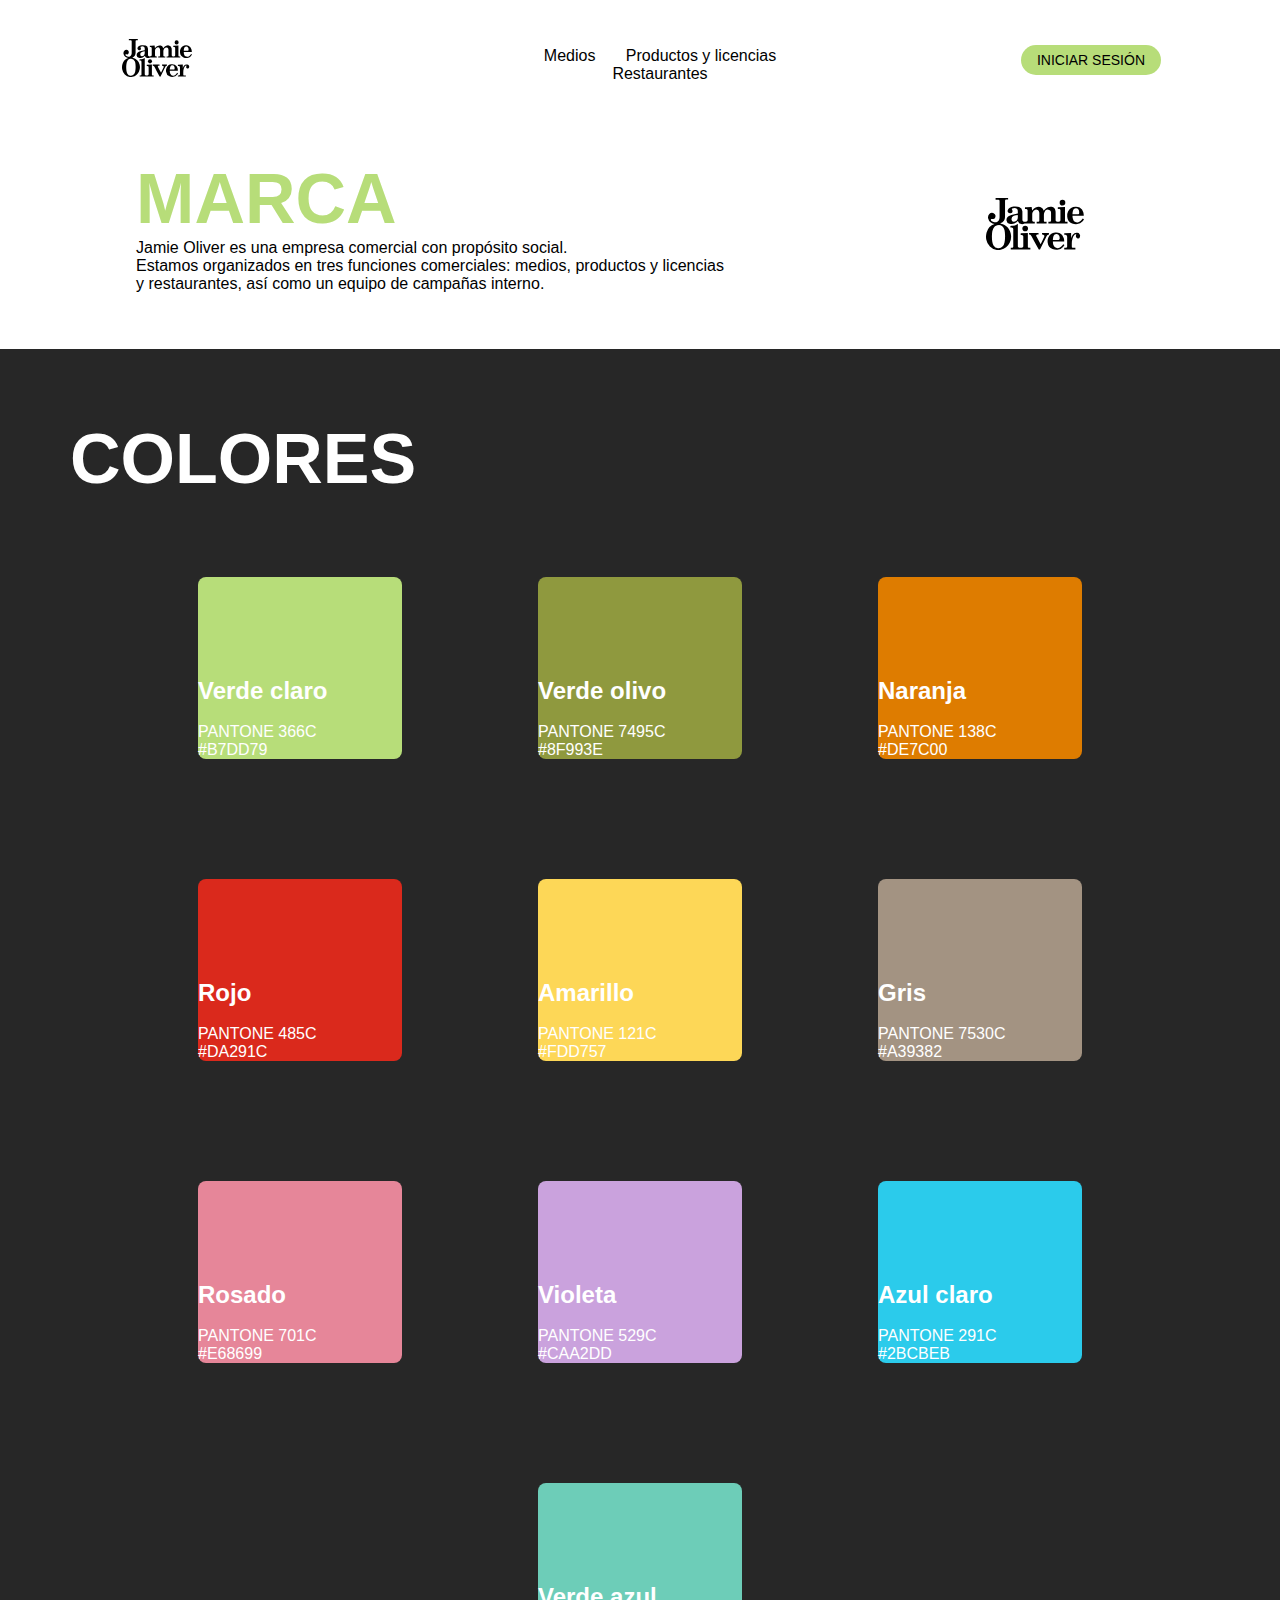
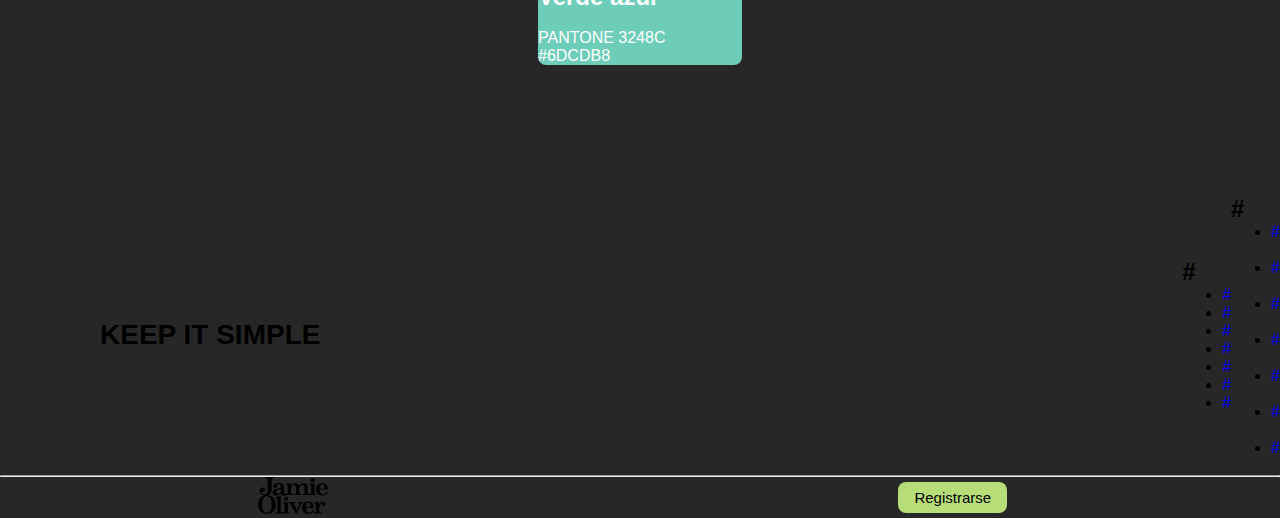
<file: index.html>
<!DOCTYPE html>
<html lang="en">
<head>
    <meta charset="UTF-8">
    <meta http-equiv="X-UA-Compatible" content="IE=edge">
    <meta name="viewport" content="width=device-width, initial-scale=1.0">
    <title>Jamie Oliver</title>
    <link rel="stylesheet" href="css/style.css">
    <link rel="preconnect" href="https://fonts.googleapis.com">
    <link rel="preconnect" href="https://fonts.googleapis.com">
    <link rel="preconnect" href="https://fonts.gstatic.com" crossorigin>
    <link href="https://fonts.googleapis.com/css2?family=
    Montserrat+Alternates:ital,wght@0,200;0,900;1,500&family=
    Raleway:wght@200;900&display=swap" rel="stylesheet">
</head>
<body>

<header>
    <section class="menu_principal">
        <article class="item b20"> 
            <div class="logo">
            <a href="#"><img src="assets/jamie-oliver.svg" alt="jamie-oliver" ></a>
            </div>
            </article>



        <article class="item b60">
            <nav class="menu">
                <ul>
                   <li> <a href="#"> Medios</a></li>
                   <li> <a href="#"> Productos y licencias</a></li>
                   <li> <a href="#"> Restaurantes</a></li>
        </article>

        <article class="item b20">
        <nav class="registro">
            <ul>
                <li><a href="#"> INICIAR SESIÓN </a></li>
            </ul>
        </nav>
        </article>
        </section>


        <section class="contenedor marca">  
         <div class="contenedor_marca">
             <article class="marca">
                    <h1>MARCA</h1>
                    <p>Jamie Oliver es una empresa comercial con propósito social.<br>

                        Estamos organizados en tres funciones comerciales: medios, productos y licencias<br>
                        y restaurantes, así como un equipo de campañas interno.</p> 
    
                </article>
                <div class="imagenes">
                <a href="#"><img src="assets/jamie-oliver.svg" alt="Logo Jamie Oliver" ></a>  
                </div>
            </div>
        </section>

        <section class="contenedor_colores">
            <div class="contenedor_colores">
                <article class="COLORES">
            <h1>COLORES</h1>
            <br>
            <article class="contenedor_colores-1"> 
                            <div class="container justify-content-1">
                                    <article class="item b1"><h2>Verde claro </h2> <br> PANTONE 366C <br> #B7DD79</article>
                                    <article class="item b2"><h2>Verde olivo </h2> <br> PANTONE 7495C <br> #8F993E</article>
                                    <article class="item b3"><h2>Naranja </h2> <br> PANTONE 138C <br> #DE7C00</article>
                            </div>
            </article>

            <article class="contenedor_colores-2">
                            <div class="container justify-content-2">
                                    <article class="item b4"><h2>Rojo </h2> <br> PANTONE 485C <br> #DA291C</article>
                                    <article class="item b5"><h2>Amarillo </h2> <br> PANTONE 121C <br> #FDD757</article>
                                    <article class="item b6"><h2>Gris </h2> <br> PANTONE 7530C <br> #A39382</article>
                            </div>
            </article>

            <article class="contenedor_colores-3">
                            <div class="container justify-content-3">
                                <article class="item b7"><h2>Rosado </h2> <br> PANTONE 701C <br> #E68699</article>
                                <article class="item b8"><h2>Violeta</h2> <br> PANTONE 529C <br> #CAA2DD</article>
                                <article class="item b9"><h2>Azul claro </h2> <br> PANTONE 291C <br> #2BCBEB</article>
                            </div>
            </article>

            <article class="contenedor_colores-4">
                <div class="container justify-content-4">
                    <article class="item b10"><h2>Verde azul </h2> <br> PANTONE 3248C <br> #6DCDB8</article>
                </div>
            </article>
</section>
<section class="pie_pagina">
    <article class="redes">
        <h1>KEEP IT SIMPLE</h1>
    </article>
 
    <article class="uno">
        <nav class="uno1">
            <h2>#</h2>
            <ul>
               <li> <a href="#"> #</a></li>
               <li> <a href="#"> #</a></li>   
               <li> <a href="#"> #</a></li>
               <li> <a href="#"> #</a></li> 
               <li> <a href="#"> #</a></li> 
               <li> <a href="#"> #</a></li>  
               <li> <a href="#"> #</a></li>   
            </ul>
        </nav>
    </article>

    <article class="uno">
        <nav class="dos2">
            <h2>#</h2>
            <ul>
               <li> <a href="#"> #</a></li><br>
               <li> <a href="#"> #</a></li><br>
               <li> <a href="#"> #</a></li><br>   
               <li> <a href="#"> #</a></li><br>
               <li> <a href="#"> #</a></li><br>
               <li> <a href="#"> #</a></li><br>
               <li> <a href="#"> #</a></li><br>
            </ul>
        </nav>
    </article>

</section> 

<hr>
    <footer class="pie_pagina">
        <article class="item b25"> 
            <div class="logo">
            <a href="#"><img src="assets/jamie-oliver.svg" alt="Jamie Oliver" ></a>
            </div>
            </article>

        <article class="item b70">
        <nav class="boton">
            <ul>
                <li><a href="#"> Registrarse </a></li>
            </ul>
        </nav>
        </article>
    </footer>

</body>
</html>
</file>
<file: css/style.css>
* {
    box-sizing: border-box; 
    font-family: 'Rubik', sans-serif;
    text-decoration: none; 
    margin: auto; 
}
    
/*menu_principal*/
.menu_principal {
    display: flex;
    }

header .menu_principal {
    margin-top: 17px;
    }

/*Logo*/
.menu_principal .b20{
    flex-basis: 25%;
    background-color: #ffffff;
}

.img {
    width: 20%;
    height: auto;
    }


header .logo {
    border: 10px ;
    width: 70px;
    margin: auto;
    }


/*menu*/
.menu .b60{
    flex-basis: 50%;
    background-color: #ffffff;
}

header .menu { 
    font-weight: 410;
    text-align: center;
    margin-left: 100px;
    margin-right: 100px;
    margin-top: 10px;
    border: 1px;
    padding: 20px;

}

header .menu ul li a {
    color: rgb(0, 0, 0);
    padding: 8px;
}
    
header .menu ul li a:hover {
   color: rgb(0, 0, 0);
    text-decoration-line: underline;    
}

      
header .menu ul li {
    display: inline;
    padding: 5px;
}

/*Registro*/                      
.menu .b20{
    flex-basis: 20%;
    background-color: rgb(255, 255, 255);
  }                   

  header .registro ul li {
    display: inline;
    padding: 5px;}

header .registro ul li a{
    font-weight: 500;
    color: #000000;
    background-color: #b7dd79;
    border-radius: 40px;
    font-size: 14px;
    padding: 7px 16px;
    margin: 0px 10px;
}
            
header .registro ul li a:hover{
    background-color: #de7c00;
    box-shadow: 8px 7px 3px 1px #b7dd79;
    transition: 5s;}

    .contenedor_marca{
        display:flex;
        width: 100%;
    }
    
    .contenedor_marca {
        flex-grow:2;
        border: 5px ;
    }
    .contenedor_marca .imagenes{
        border: 3px;
        padding: 60px;
        width: 18%;
        height: auto
    }
    
    .contenedor_marca { 
        border: 3px;
        padding: 35px;
        display: flex;
        align-items: stretch;
        flex-grow: 1;
        font-weight: 300;
    }

    .contenedor_marca h1 {
font-size: 70px;
color: #b7dd79;
    }

    /*contenedor color*/
    .contenedor_colores{
        width: 100%;
        background-color: #272727;
    }
     
.contenedor_colores h2 {
    padding-top: 100px;
}
    
    .contenedor_colores {
        flex-grow:2;
        border: 5px ;
    }
    
    .contenedor_colores  { 
        border: 3px;
        padding: 35px;
        align-items: stretch;
        flex-grow: 1;
        font-weight: 300;
    }

    .contenedor_colores h1 {
    font-size: 70px;
    color: #ffffff;
    }

    /*COLORES FILA 1*/
    .contenedor_colores-1 .b1 {
        flex-basis: 20%;
        background-color: #B7DD79;
        color: #ffffff; 
        border-radius: 8PX;
    }
    
    .contenedor_colores-1 .b2 {
        flex-basis: 20%;
        background-color: #8F993E; 
        color: #ffffff;
        border-radius: 8PX;
    }
    
    .contenedor_colores-1 .b3 {
        flex-basis: 20%;
        background-color: #DE7C00;
        color: #ffffff;
        border-radius: 8PX;
    }

    /*COLORES FILA 2*/
    .contenedor_colores-2 {
        padding: 60px;
        color: #ffffff;
        border-radius: 8PX;
    }

    .justify-content-2 {
        display: flex;
        color: #ffffff;
        border-radius: 8PX;
    }
    
    .justify-content-2 .b4 {
        flex-basis: 20%;
        background-color: #DA291C;
        color: #ffffff;
        border-radius: 8PX;
    }
    
    .justify-content-2 .b5 {
        flex-basis: 20%;
        background-color: #FDD757; 
        color: #ffffff;
        border-radius: 8PX;
    }
    
    .justify-content-2 .b6 {
        flex-basis: 20%;
        background-color: #A39382;
        color: #ffffff;
        border-radius: 8PX;
    }

    /*COLORES FILA 3*/
    .contenedor_colores-3 {
    padding: 60px;
    }

    .justify-content-3 {
    display: flex;
    }

    .justify-content-3 .b7 {
    flex-basis: 20%;
    background-color: #E68699;
    color: #ffffff;
    border-radius: 8PX;
    }

    .justify-content-3 .b8 {
    flex-basis: 20%;
    background-color: #CAA2DD; 
    color: #ffffff;
    border-radius: 8PX;
    }

    .justify-content-3 .b9 {
    flex-basis: 20%;
    background-color: #2BCBEB;
    color: #ffffff;
    border-radius: 8PX;
    }    
    
    /*COLORES FILA 4*/
    .contenedor_colores-4 {
    padding: 60px;
    }

    .justify-content-4 {
    display: flex;
    }

    .justify-content-4 .b10 {
    flex-basis: 20%;
    background-color: #6DCDB8;
    color: #ffffff;
    border-radius: 8PX;
    }

    .contenedor_colores-1 {
        padding: 60px;
    }
    .justify-content-1 {
        display: flex;
    }

    /*pie de página*/
    
    .pie_pagina {
        display: flex;
        background-color: #272727;
    }
    
    .pie_pagina .redes{
        width: 100%;
        padding-left:  100Px;
        padding-right: 100px;
        padding-top: 90px;
        padding-bottom: 90px;
    }
        
    
    .pie_pagina .redes h1 {
        font-size: 28px;
        text-align:start;
    }
    
    
    .pie_pagina .iconos{
        flex-basis: 60%;
    }
        
    header .pie_pagina .iconos{ 
        font-weight: 400;
        text-align: left;
        margin-right: 100px;
        margin-top: 10px;
        border: 1px;
        padding-top: 20px;
        }
        
    header .pie_pagina .iconos ul li a {
    color: #ffffff;
    padding: 8px;
    }
            
    header .pie_pagina .iconos ul li {
        display: inline;
        padding: 5px;
    } 
    
    
    /*producto*/
     .producto_pp .producto{
        flex-basis: 60%;
    }
    
    .producto_pp .producto h2{
        font-weight: 500;
    }
    
                    
    header .producto_pp .producto{ 
        font-weight: 400;
        text-align: left;
        margin-left: 100px;
        margin-right: 100px;
        margin-top: 10px;
        border: 1px;
        padding: 20px;
    }
                    
    footer .uno1 .uno1 ul li a {
        color: #ffffff;
    }
                        
    footer .uno1 .uno1 ul li a:hover {
        color: #272727;
        text-decoration-line: underline;    
    }
                    
                          
    footer .uno1 .uno1 ul li {
        display: inline;
    }                
                    
    /*compañia*/
    
    .uno1 .dos2{
        flex-basis: 60%;
    
    }
    .uno1 .dos2 h2{
        font-weight: 500;
    }
    
    
    header .uno1 .dos2{ 
        font-weight: 400;
        text-align: left;
        margin-left: 100px;
        margin-right: 100px;
        margin-top: 10px;
        border: 1px;
        padding: 20px;
    }
    
    header .uno1 .dos2 ul li a {
        color: rgb(255, 255, 255);
    }
        
        header .uno1 .dos2 ul li a:hover {
        color: #ffffff;
        text-decoration-line: underline;   
    }
    
          
    header .uno1 .dos2 ul li {
        display: inline;
    }   
    
    .footer .final{
        display: flex;
    }
    
    /*Menu final*/
    .menu-final {
        display: flex;
        background-color: #00b15e;
        padding-top: 20px;
        padding-bottom: 30px;
    }
    
    
    /*logo final*/
    
    .menu-final .b25{
        flex-basis: 70%;
    }
    
    .logo {
        width: 50%;
    }
    
    header .logo {
        border: 5px ;
        width: 70px;
        margin: auto;
    }
    /*Botón final*/                            
    :menu-final .b70 .boton {
        color: #ffffff;
        flex-basis: 20%;
        display: inline-flexbox;
        padding: 5px;

    }                   
    
    footer .boton ul li {
        display: flex;
        padding: 5px;
    }
    
    footer .boton ul li a{
        font-weight: 500;
        color: #000000;
        background-color: #b7dd79;
        border-radius: 8px;
        font-size: 15px;
        padding: 7px 16px;
        margin: 0px 10px;
    }
</file>
